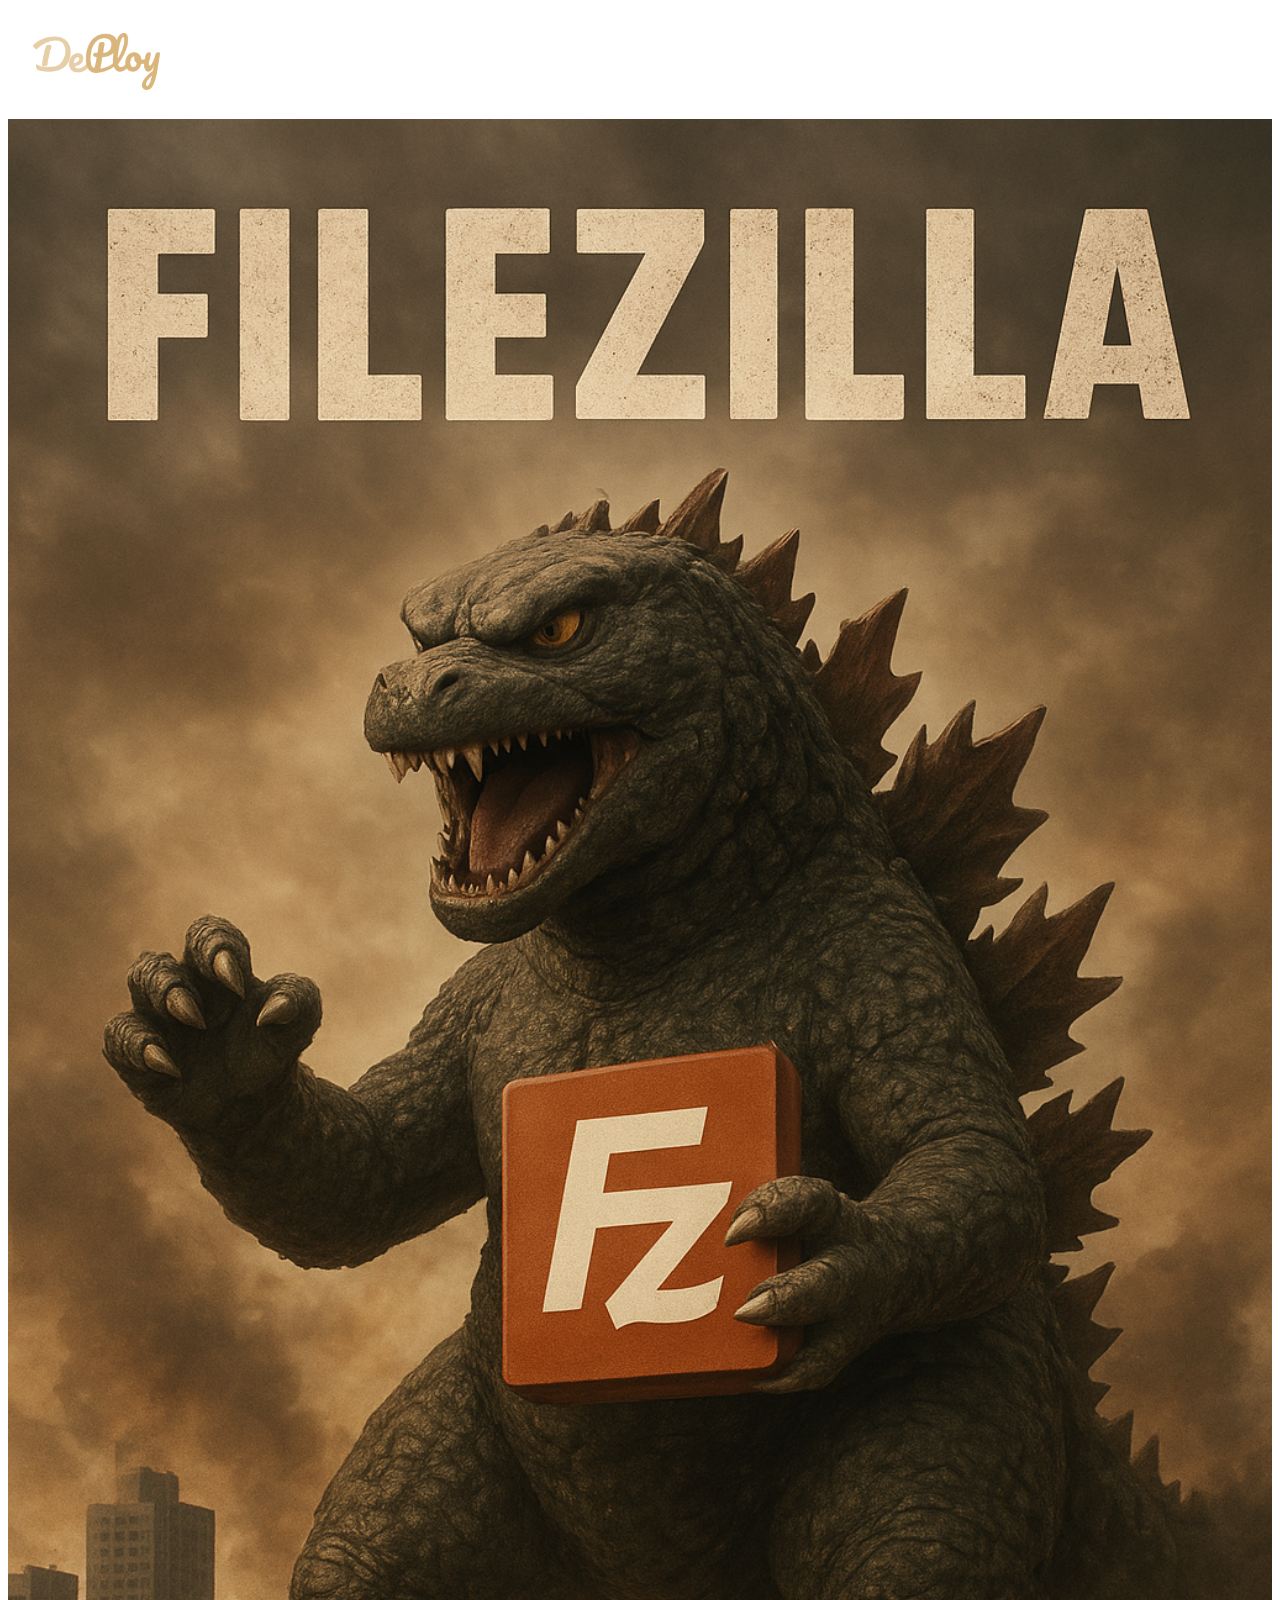
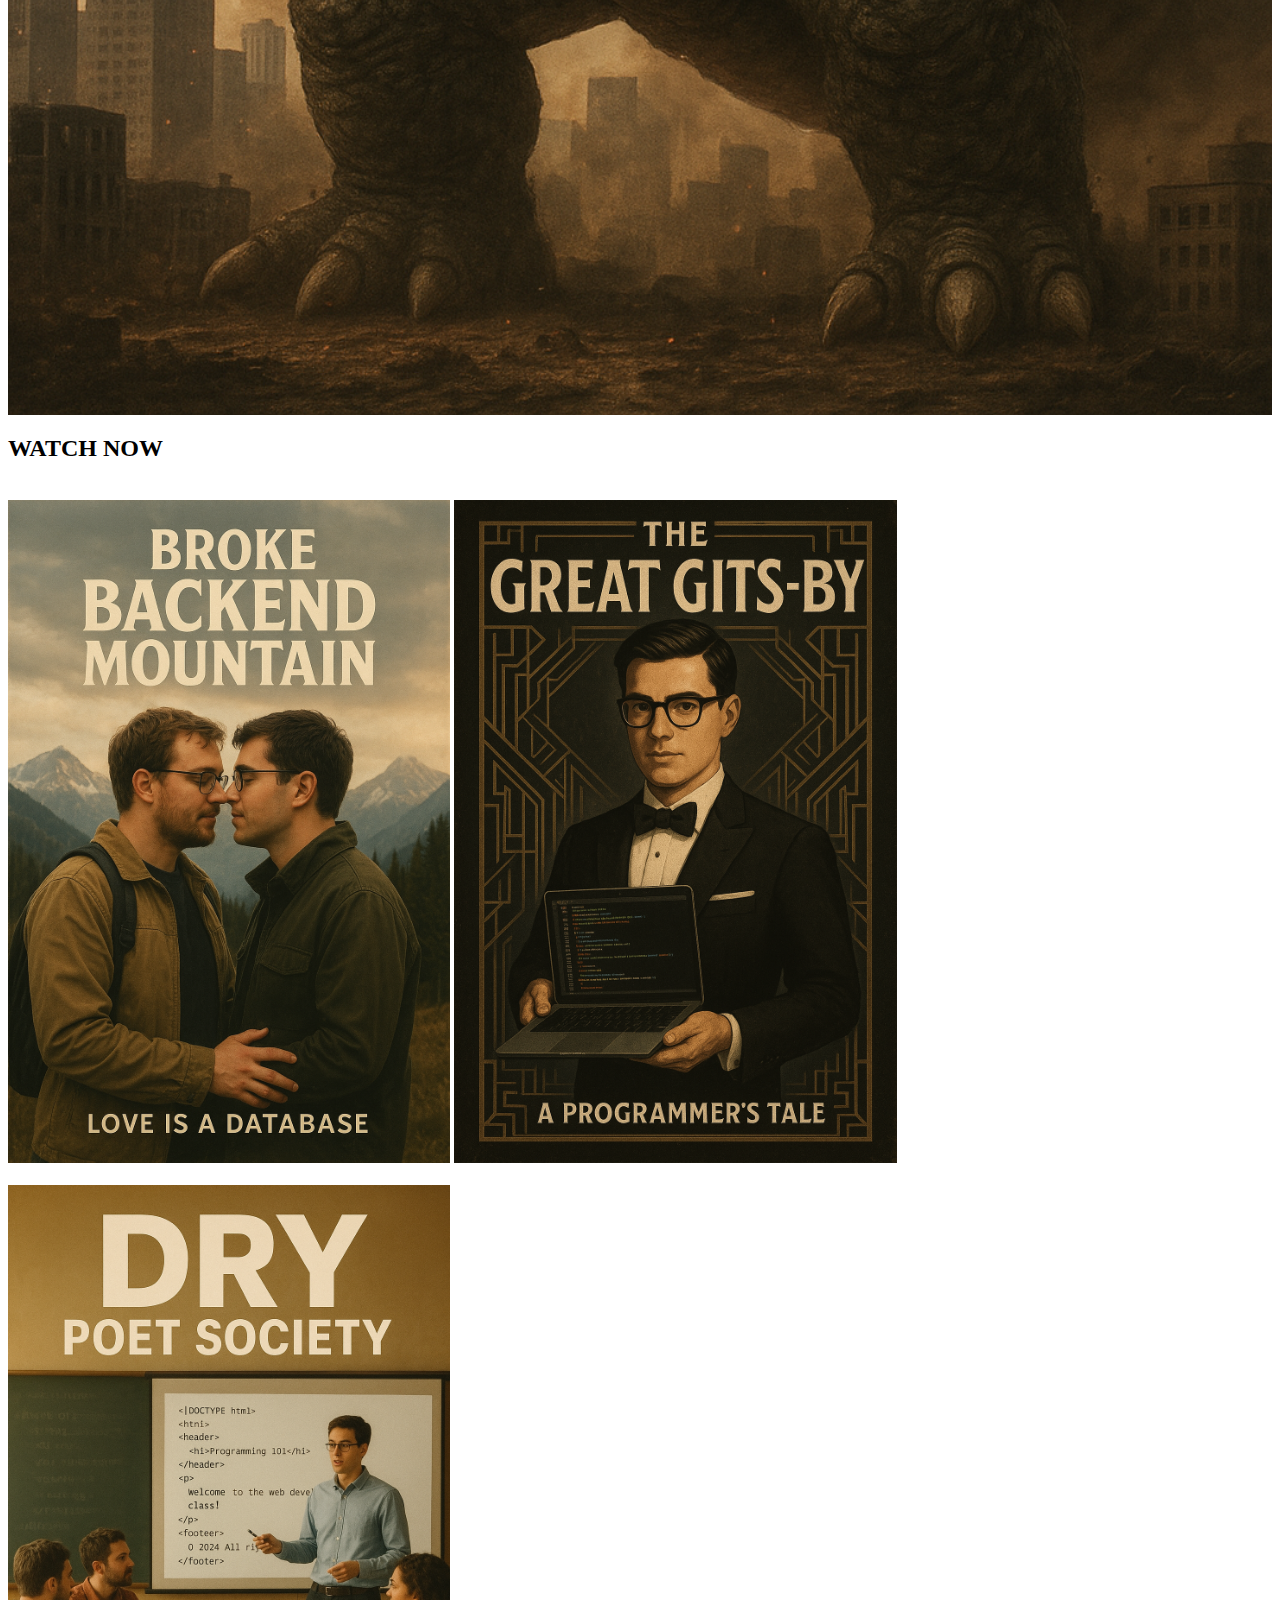
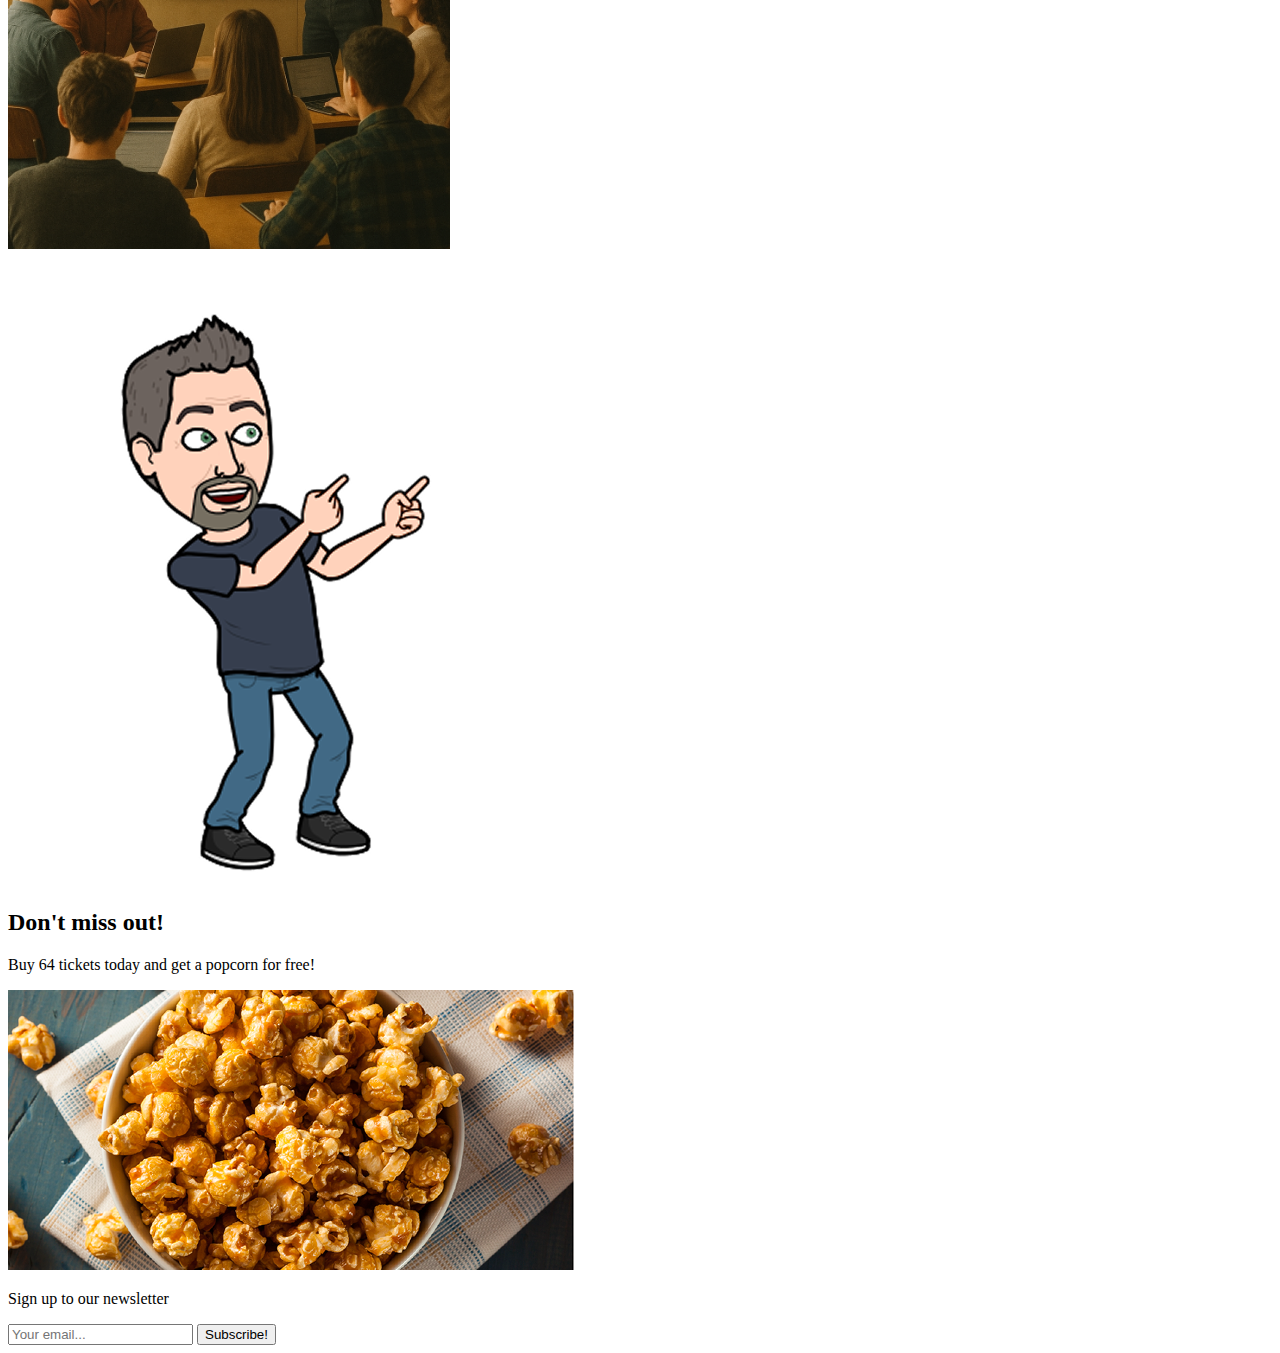
<file: index.html>
<!DOCTYPE html>
<html lang="en">
<head>
    <meta charset="UTF-8">
    <meta name="viewport" content="width=device-width, initial-scale=1.0">
    <title>Deploy theater</title>
    <link rel="stylesheet" href="css/style.css">
  
    
</head>
<body>
   <header>
        <img class="logo" src="images/Logga(1).png">
   </header>
        <div class="image-container">
            <img class="hero-img" src="images/FILEZILLAAA.png">
        </div>
            <h2>WATCH NOW</h2>
                <div class="carousel-container">
                    <img class="carousel-img" src="images/Brokebackend.png">
                    <img class="carousel-img" src="images/GreatGitsby.png">
                    <img class="carousel-img" src="images/drypoet.png">
                </div>
                
                        <section class="offer">

                            <img id="boy"src="images/boy.png"> 
                                <div id="popcorn">    
                                    <h2>Don't miss out!</h2>
                                        <p>Buy 64 tickets today and get a popcorn for free!</p>
                                </div>
                            <img src="images/popcorn.png"> 
                        </section>

                        <section class="newsletter">
                            <p>Sign up to our newsletter</p>
                                <input type=email placeholder="Your email...">
                                <button>Subscribe!</button>
                        </section>

                
                        <footer>
                    
                            

                    
           </footer>

                    
</body>
</html>
</file>
<file: css/style.css>
.logo{
    width: 10%;
    height: 10%;
    margin: 2% 2%;  
}

.hero-img{
   width: 100%;
   height: 40%;

}


.image-container{
    display: flex;
    justify-content: center;

}

.carousel-img{
    width: 35%;
    margin-top: 2vh;
    

}
</file>
